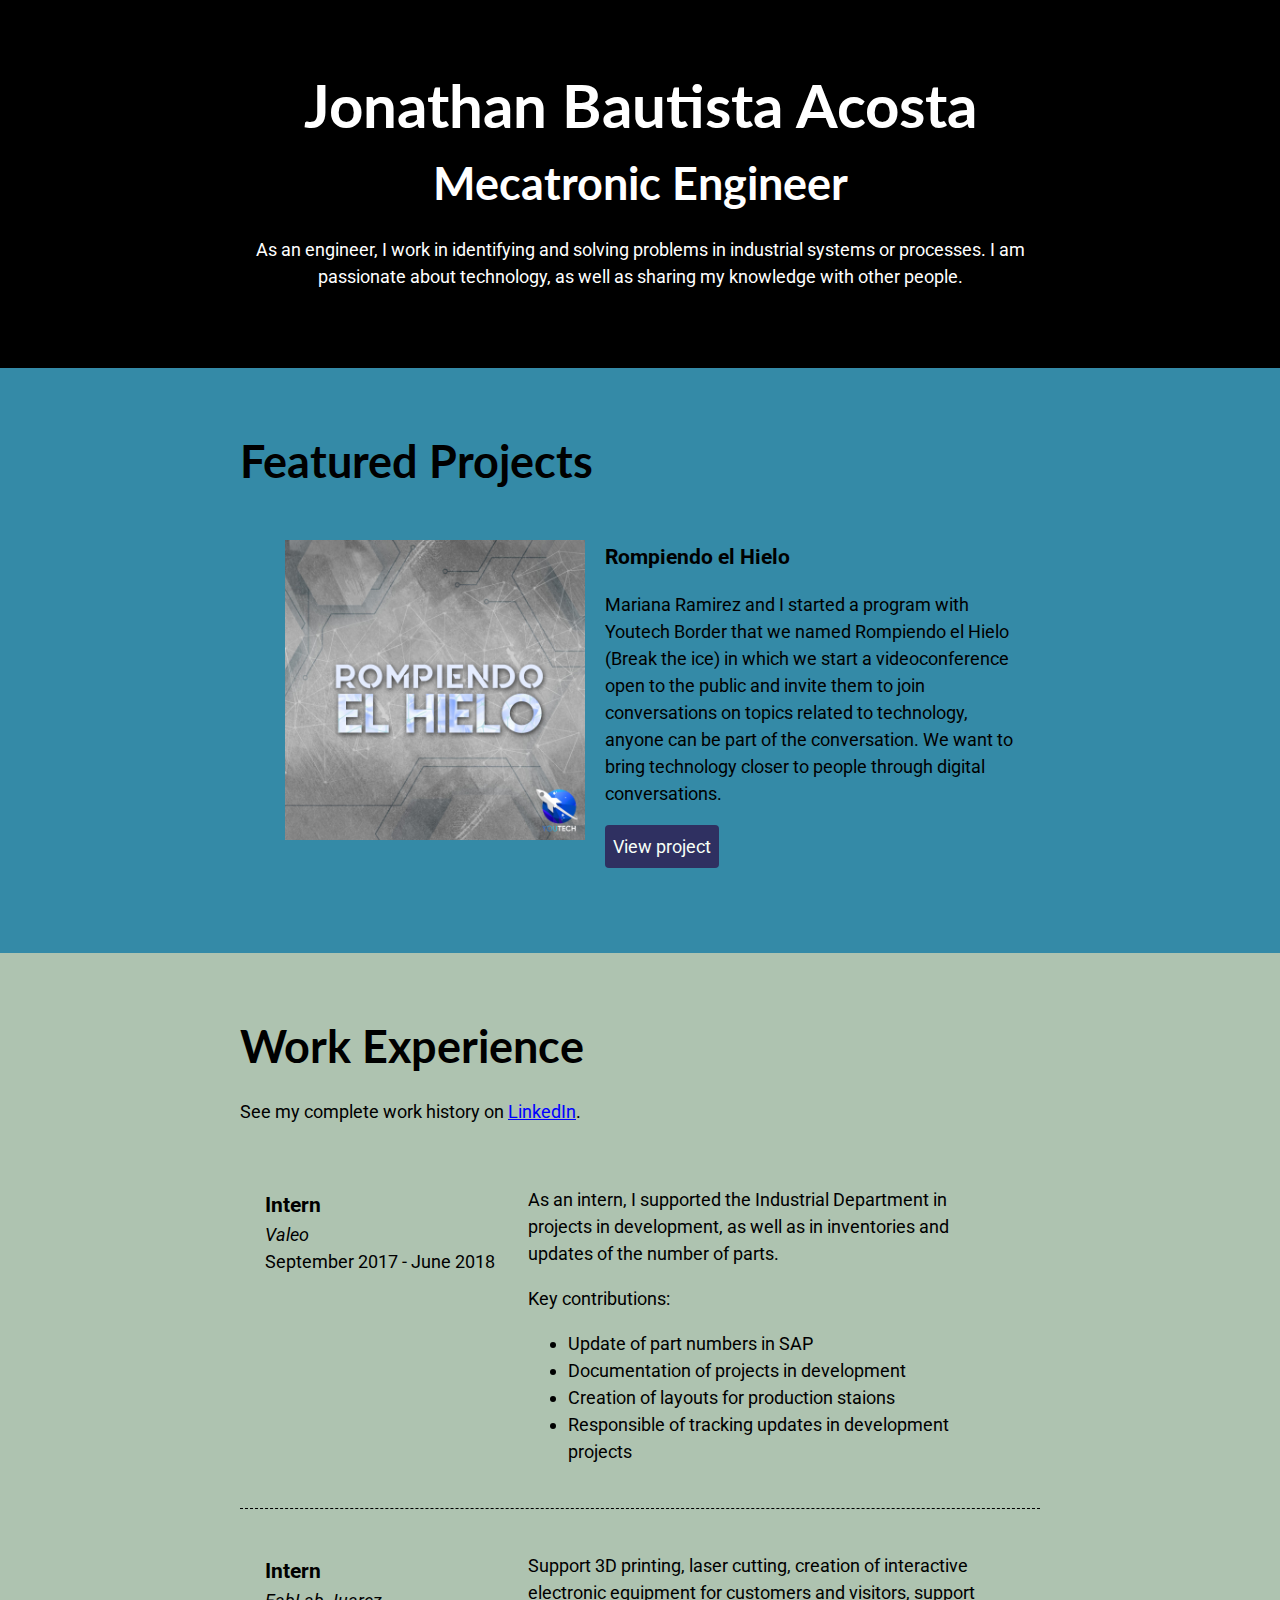
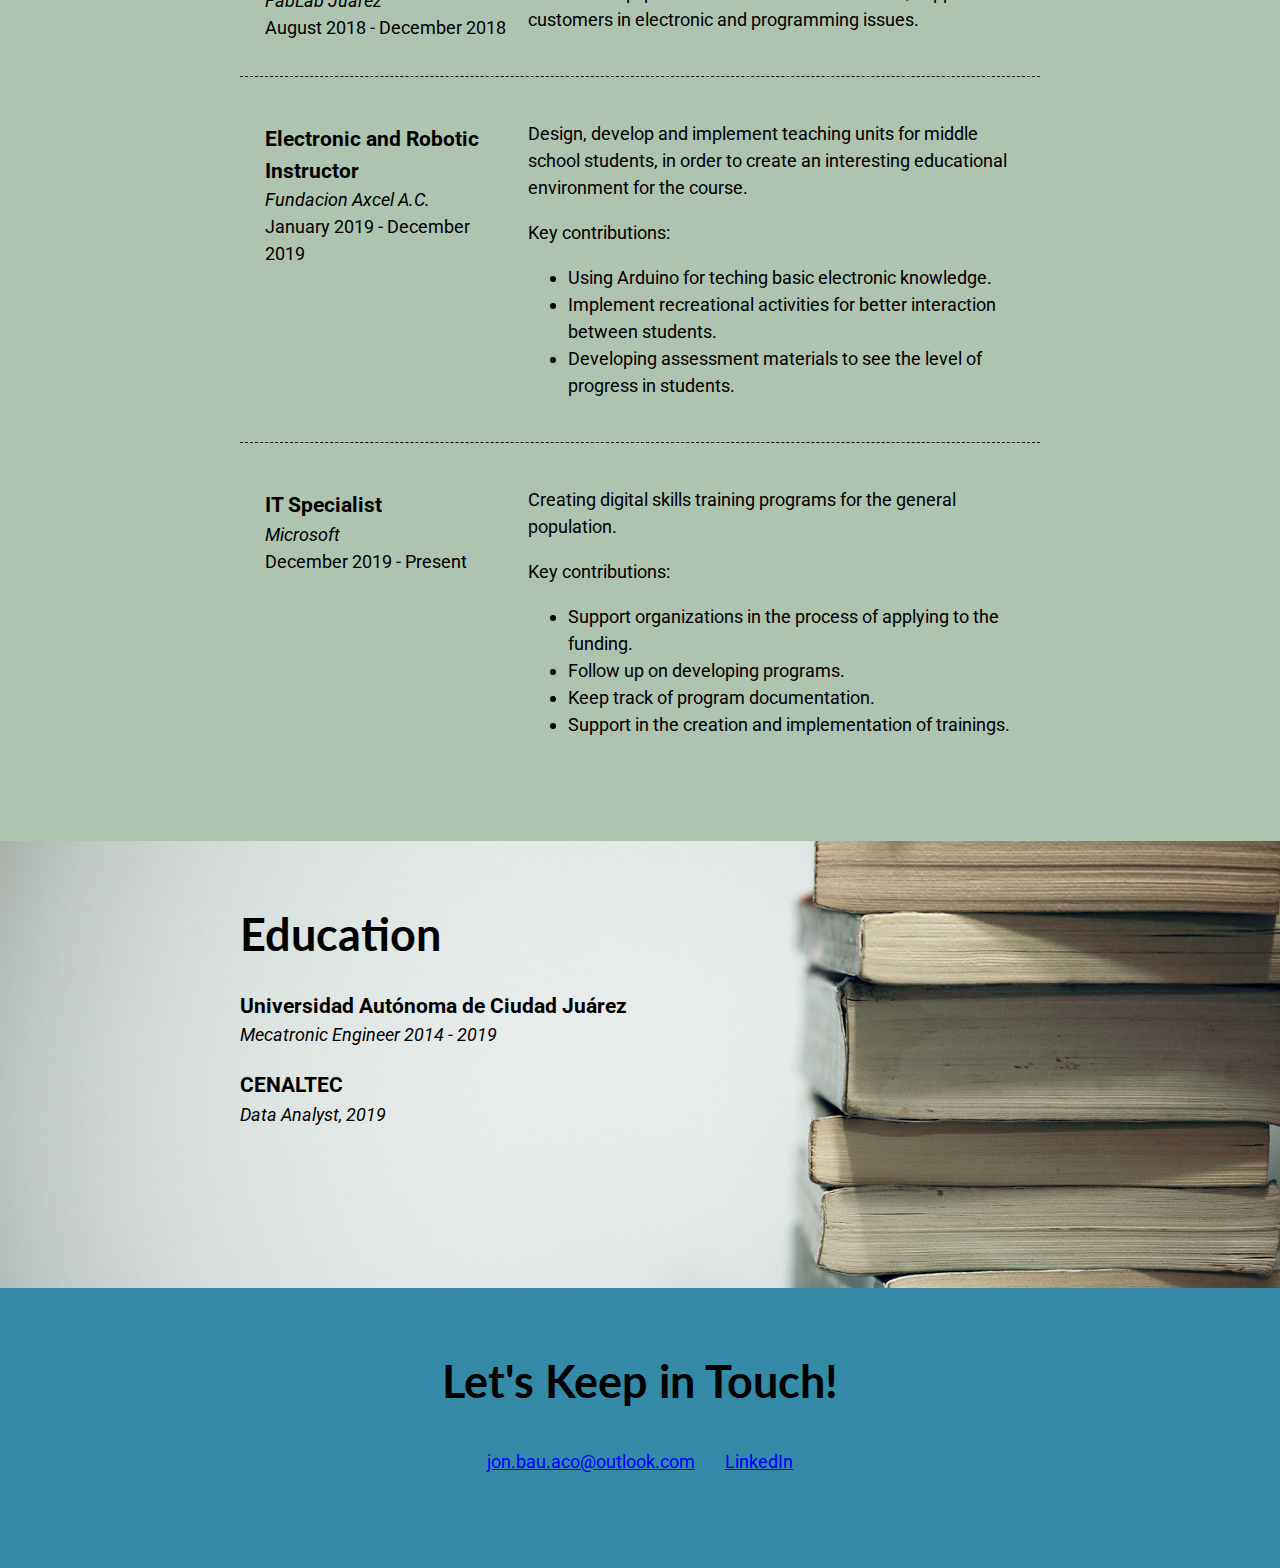
<file: portafolio_old/index.html>
<!DOCTYPE html>
<html lang="en">
  <head>
    <meta charset="UTF-8">
    <meta name="viewport" content="width=device-width, initial-scale=1.0">
    <title>JBA Portfolio</title>
    <link href="https://fonts.googleapis.com/css2?family=Lato&family=Roboto&display=swap" rel="stylesheet">
    <link rel="stylesheet" href="css/styles.css">
  </head>
  <body>
    <main>
      <!-- ***********************  ABOUT / PROFILE  *********************** -->
      <header>
        <div class="content-wrap">
          <h1>Jonathan Bautista Acosta</h1>
          <h2>Mecatronic Engineer</h2>

          <p>As an engineer, I work in identifying and solving problems in industrial systems or processes. 
          I am passionate about technology, as well as sharing my knowledge with other people.</p>
        </div>
      </header>

      <!-- ********************  PROJECTS / PORTFOLIO  ********************* -->
      <section class="projects">
        <div class="content-wrap divider">
          <h2>Featured Projects</h2>
      
        <!-- Copy the whole <section> block to add more projects. -->
          <section class="project-item">
            <img src="images/rompiendo-el-hielo.jfif" alt="Rompiendo el Hielo Cover">
            <h3>Rompiendo el Hielo</h3>
            <p>Mariana Ramirez and I started a program with Youtech Border that we named 
              Rompiendo el Hielo (Break the ice) in which we start a videoconference open to the public and invite them to 
              join conversations on topics related to technology, anyone can be part of the conversation. We want to bring 
              technology closer to people through digital conversations.</p>
            <a class="btn" href="https://www.facebook.com/youtechborder" target="_blank">View project</a>
          </section>
        <!-- End of Project block. -->
        </div>
      </section>

      <!-- ***********************  WORK EXPERIENCE  *********************** -->
      <section class="work">
        <div class="content-wrap item-details divider">
          <h2>Work Experience</h2>
          <p>See my complete work history on
            <a href=https://www.linkedin.com/in/jonathan-bautista-acosta/>LinkedIn</a>.
          </p>

          <!-- Copy this whole <section> block to add more jobs. -->
          <!-- Job 1 -->  
          <section class="job-item">
            <div class="job-details">
              <h3>Intern</h3>
              <p>Valeo</p>
              <p>September 2017 - June 2018</p>
            </div>
            <div class="job-summary">
              <p>As an intern, I supported the Industrial Department in projects in development, 
                as well as in inventories and updates of the number of parts.</p>
                <p>Key contributions:</p>
                <ul>
                  <li>Update of part numbers in SAP</li>
                  <li>Documentation of projects in development</li>
                  <li>Creation of layouts for production staions</li>
                  <li>Responsible of tracking updates in development projects</li>
                </ul>
            </div>
           </section>

          <!-- Job 2 --> 
          <section class="job-item">
            <div class="job-details">
              <h3>Intern</h3>
              <p>FabLab Juarez</p>
              <p>August 2018 - December 2018</p>
            </div>
            <div class="job-summary">
              <p>Support 3D printing, laser cutting, creation of interactive electronic 
                equipment for customers and visitors, support customers in electronic and programming issues.</p>
            </div>
          </section>

          <!-- Job 3 -->
          <section class="job-item">
            <div class="job-details">
              <h3>Electronic and Robotic Instructor</h3>
              <p>Fundacion Axcel A.C.</p>
              <p>January 2019 - December 2019</p>
            </div>
            <div class="job-summary">
              <p>Design, develop and implement teaching units for middle school students, in order to create an interesting
                educational environment for the course.</p>
              <p>Key contributions:</p>  
              <ul>
                <li>Using Arduino for teching basic electronic knowledge.</li>
                <li>Implement recreational activities for better interaction between students.</li>
                <li>Developing assessment materials to see the level of progress in students.</li>
                </ul>
            </div>
          </section>
          <!-- Job 4 -->
          <section class="job-item">
            <div class="job-details">
              <h3>IT Specialist</h3>
              <p>Microsoft</p>
              <p>December 2019 - Present</p>
            </div>
            <div class="job-summary">
              <p>Creating digital skills training programs for the general population.</p>
              <p>Key contributions:</p>
              <ul>
                <li>Support organizations in the process of applying to the funding.</li>
                <li>Follow up on developing programs.</li>
                <li>Keep track of program documentation.</li>
                <li>Support in the creation and implementation of trainings.</li>
              </ul>
            </div>
          </section>
          <!-- End of Job block. -->
        </div>  
      </section>

      <!-- ******************  EDUCATION & CERTIFICATIONS ****************** -->
      <section class="education">
        <div class="content-wrap item-details">
          <h2>Education</h2>

          <!-- Copy this whole <section> block to add more schools. -->
          <section>
            <h3>Universidad Autónoma de Ciudad Juárez</h3>
            <p>Mecatronic Engineer 2014 - 2019</p>
          </section>
          <section>
            <h3>CENALTEC</h3>
            <p>Data Analyst, 2019</p>
          </section>
        <!-- End of School block. -->
        </div>
      </section>

      <!-- *****************  CONTACT INFO / SOCIAL MEDIA  ***************** -->
      <footer>
        <div class="content-wrap">
          <h2>Let's Keep in Touch!</h2>

          <!-- Social media and contact links. Add or remove any networks. -->
          <ul class="contact-list">
            <li><a href="mailto:jon.bau.aco@outlook.com">jon.bau.aco@outlook.com</a></li>
            <li><a href="https://www.linkedin.com/in/jonathan-bautista-acosta/" target="_blank">LinkedIn</a></li>
          </ul>
        </div>  
      </footer>
    </main>
  </body>
</html>
</file>
<file: portafolio_old/css/styles.css>
/* CSS HEX 
--international-orange-aerospace: #fe5d26ff;
--burgundy: #880d1eff;
--black: #000000ff;
--lapis-lazuli: #255c99ff;
--cadet: #5d737eff;
*/

/* Global styles
-------------------------------*/
html {
    box-sizing: border-box;
  }
  *, *:before, *:after {
    box-sizing: inherit;
  } 
body{
    color: #000000ff;
    margin: 0;
    padding: 0;
    font-family: 'Roboto', sans-serif;
    font-size: 18px;
    line-height: 1.5;
}
img{
    width: 300px;
}
a {
    color: blue;
}
a:hover {
    text-decoration: none;
}
h1 {
    font-size: 60px;
}
h2 {
margin: 0;
font-size: 45px;
}
h1, h2 {
    font-family: 'Lato', sans-serif;
    margin: 0;
}
.content-wrap {
    max-width: 800px;
    width: 85%;
    margin: 0 auto;
    padding: 60px 0;
}
h3 {
    margin-bottom: 0;
}

.item-details h3 + p {
    font-style: italic;
}
.item-details h3 ~ p {
    margin: 0;
}
.divider > section {
    border-bottom: 1px dashed #000000ff;
    padding: 25px;
}
.divider > section:last-of-type {
    border-bottom: none;
}
/* Profile
-------------------------------*/
header{
    background: black;
    color: white;
    
}

/* Projects
-------------------------------*/
.projects {
    background: #348AA7;

}
.projects a { 
    color: #fe5d26ff;

}
.projects .btn { 
    color: #f7fff7;
    background: #2f3061;
    text-decoration: none;
    padding: 8px;
    border-radius: 4px;
    display: inline-block;
}
.projects .btn:hover {
    background: rgba(47,48,97,80%);
}
.project-item {
    overflow: hidden;
    
}

/* Work Experince
-------------------------------*/
.work {
    background: #AEC3B0;
}



/* Education
-------------------------------*/
.education {
    background-image: url(../images/education-section.jpg);
    background-size: cover;
    background-position: top right;
    padding-bottom: 100px;
}
.education p {
    width: 60%;
}
/* Contact
-------------------------------*/
footer {
    background: #348AA7;
    
}
.contact-list {
    list-style-type: none;
    padding: 0;
    
}
.contact-list a {
    padding: 15px;
    display: inline-block;
}
/* Responsive
-------------------------------*/
@media screen and (min-width:750px){
    header, footer {
        text-align: center;
    }
    .project-item img {
        float: left;
        margin: 20px;
    }
    .job-item {
        display: grid;
        grid-template-columns: 1fr 2fr;
        column-gap: 20px;
    }
    .contact-list {
        display: flex;
        justify-content: center;
    }
}
@media screen and (max-width:749px){
   h1 {
       font-size: 75px;
       line-height: 0.9;
       margin-bottom: 20px;
   }
   h2 {
       line-height: 1;
   }
   .contact-list a {
        padding: 5px;
   }
}
</file>
